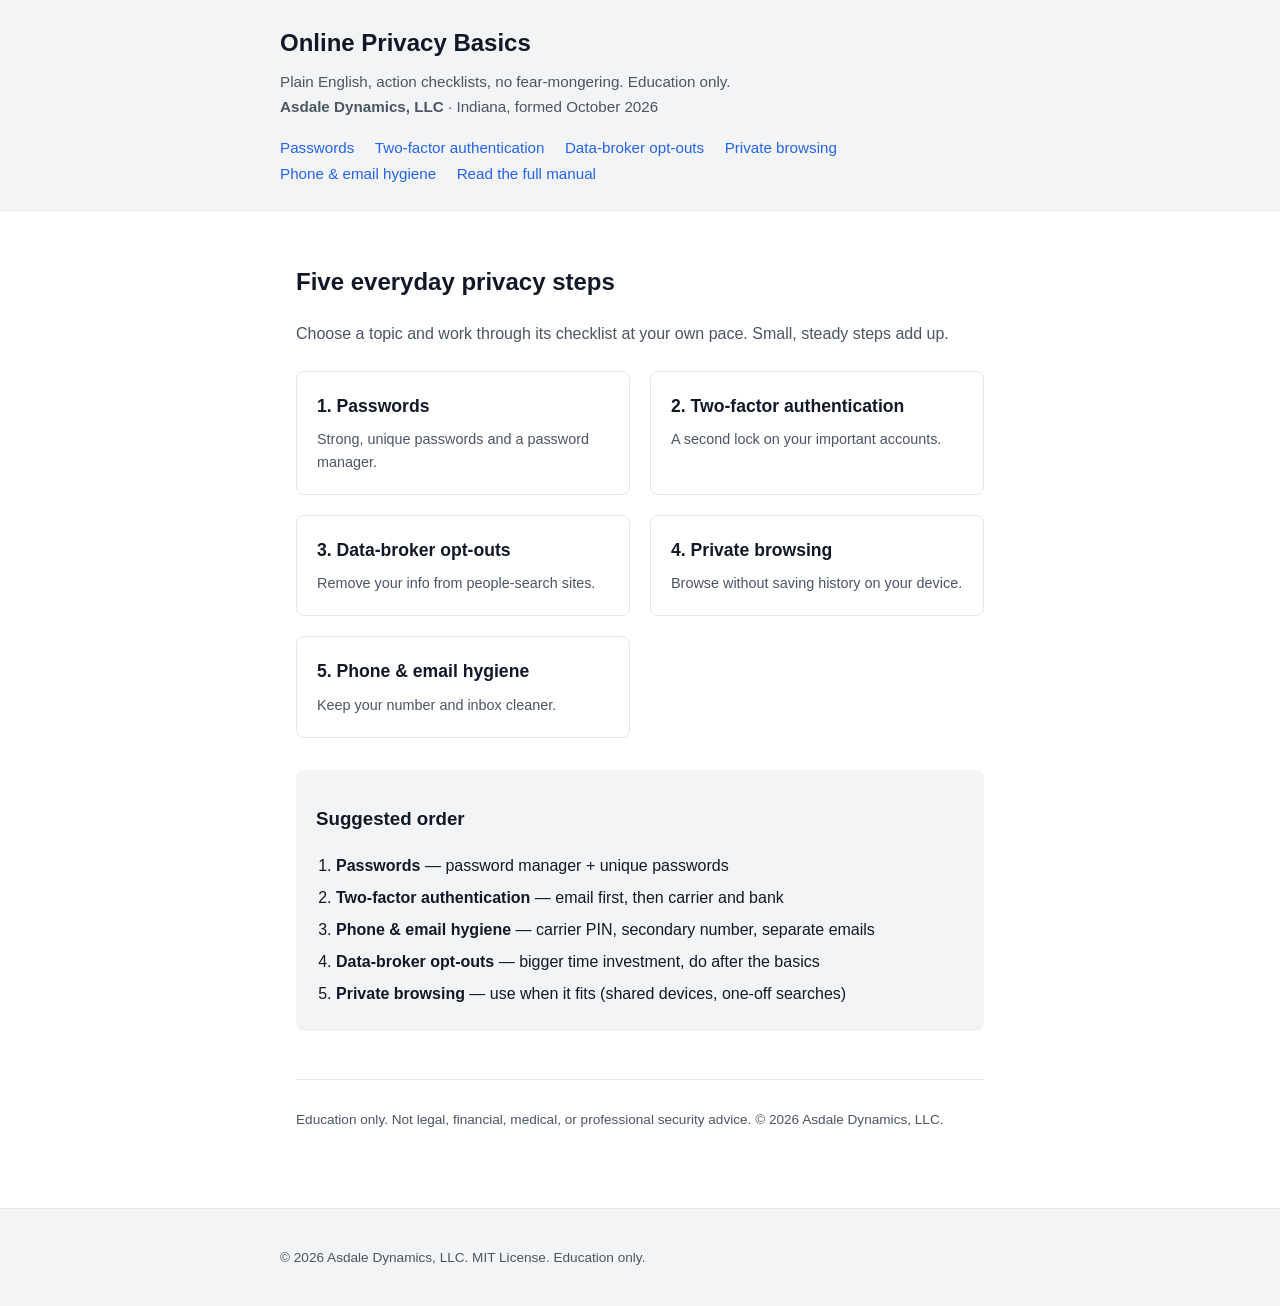
<file: site/index.html>
<!DOCTYPE html>
<html lang="en">
<head>
<meta charset="utf-8">
<meta name="viewport" content="width=device-width, initial-scale=1">
<title>Online Privacy Basics — Asdale Dynamics, LLC</title>
<link rel="stylesheet" href="style.css">
</head>
<body>
<a class="skip-link" href="#content">Skip to content</a>
<header>
  <div class="inner">
    <h1>Online Privacy Basics</h1>
    <p>Plain English, action checklists, no fear-mongering. Education only.</p>
    <p><strong>Asdale Dynamics, LLC</strong> &middot; Indiana, formed October 2026</p>
    <nav>
      <a href="#passwords">Passwords</a>
      <a href="#two-factor">Two-factor authentication</a>
      <a href="#data-brokers">Data-broker opt-outs</a>
      <a href="#private-browsing">Private browsing</a>
      <a href="#phone-email">Phone &amp; email hygiene</a>
      <a href="../docs/privacy-manual.md">Read the full manual</a>
    </nav>
  </div>
</header>
<main>
  <div class="inner" id="content">
    <h2>Five everyday privacy steps</h2>
    <p class="intro">Choose a topic and work through its checklist at your own
    pace. Small, steady steps add up.</p>

    <div class="topic-grid">
      <a class="topic-card" href="passwords.html">
        <h3>1. Passwords</h3>
        <p>Strong, unique passwords and a password manager.</p>
      </a>
      <a class="topic-card" href="two-factor.html">
        <h3>2. Two-factor authentication</h3>
        <p>A second lock on your important accounts.</p>
      </a>
      <a class="topic-card" href="data-brokers.html">
        <h3>3. Data-broker opt-outs</h3>
        <p>Remove your info from people-search sites.</p>
      </a>
      <a class="topic-card" href="private-browsing.html">
        <h3>4. Private browsing</h3>
        <p>Browse without saving history on your device.</p>
      </a>
      <a class="topic-card" href="phone-email.html">
        <h3>5. Phone &amp; email hygiene</h3>
        <p>Keep your number and inbox cleaner.</p>
      </a>
    </div>

    <div class="order">
      <h3>Suggested order</h3>
      <ol>
        <li><strong>Passwords</strong> — password manager + unique passwords</li>
        <li><strong>Two-factor authentication</strong> — email first, then carrier and bank</li>
        <li><strong>Phone &amp; email hygiene</strong> — carrier PIN, secondary number, separate emails</li>
        <li><strong>Data-broker opt-outs</strong> — bigger time investment, do after the basics</li>
        <li><strong>Private browsing</strong> — use when it fits (shared devices, one-off searches)</li>
      </ol>
    </div>

    <div class="disclaimer">
      <p>Education only. Not legal, financial, medical, or professional security
      advice. &copy; 2026 Asdale Dynamics, LLC.</p>
    </div>
  </div>
</main>
<footer>
  <div class="inner">
    <p>&copy; 2026 Asdale Dynamics, LLC. MIT License. Education only.</p>
  </div>
</footer>
</body>
</html>
</file>
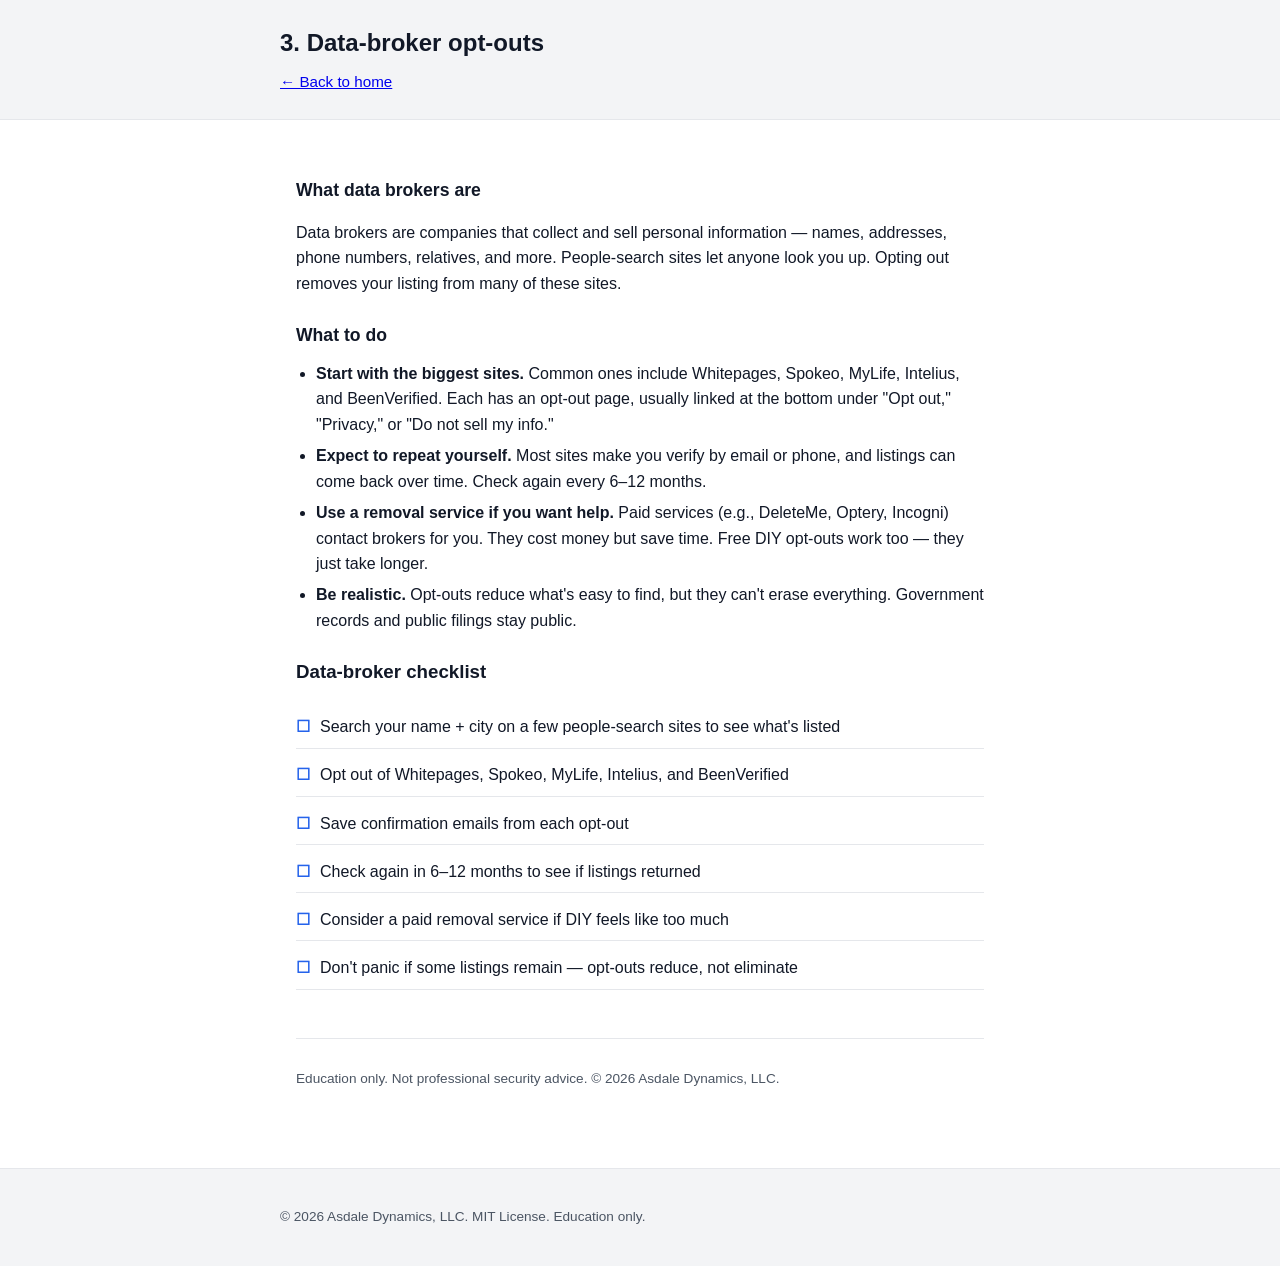
<file: site/data-brokers.html>
<!DOCTYPE html>
<html lang="en">
<head>
<meta charset="utf-8">
<meta name="viewport" content="width=device-width, initial-scale=1">
<title>3. Data-broker opt-outs — Online Privacy Basics</title>
<link rel="stylesheet" href="style.css">
</head>
<body>
<a class="skip-link" href="#content">Skip to content</a>
<header>
  <div class="inner">
    <h1>3. Data-broker opt-outs</h1>
    <p><a href="index.html">&larr; Back to home</a></p>
  </div>
</header>
<main>
  <div class="inner" id="content">
    <div class="why">
      <h3>What data brokers are</h3>
      <p>Data brokers are companies that collect and sell personal information —
      names, addresses, phone numbers, relatives, and more. People-search sites
      let anyone look you up. Opting out removes your listing from many of these
      sites.</p>
    </div>

    <div class="what-to-do">
      <h3>What to do</h3>
      <ul>
        <li><strong>Start with the biggest sites.</strong> Common ones include
        Whitepages, Spokeo, MyLife, Intelius, and BeenVerified. Each has an
        opt-out page, usually linked at the bottom under "Opt out," "Privacy,"
        or "Do not sell my info."</li>
        <li><strong>Expect to repeat yourself.</strong> Most sites make you verify
        by email or phone, and listings can come back over time. Check again every
        6–12 months.</li>
        <li><strong>Use a removal service if you want help.</strong> Paid services
        (e.g., DeleteMe, Optery, Incogni) contact brokers for you. They cost money
        but save time. Free DIY opt-outs work too — they just take longer.</li>
        <li><strong>Be realistic.</strong> Opt-outs reduce what's easy to find, but
        they can't erase everything. Government records and public filings stay public.</li>
      </ul>
    </div>

    <h3>Data-broker checklist</h3>
    <ul class="checklist">
      <li>Search your name + city on a few people-search sites to see what's listed</li>
      <li>Opt out of Whitepages, Spokeo, MyLife, Intelius, and BeenVerified</li>
      <li>Save confirmation emails from each opt-out</li>
      <li>Check again in 6–12 months to see if listings returned</li>
      <li>Consider a paid removal service if DIY feels like too much</li>
      <li>Don't panic if some listings remain — opt-outs reduce, not eliminate</li>
    </ul>

    <div class="disclaimer">
      <p>Education only. Not professional security advice. &copy; 2026 Asdale Dynamics, LLC.</p>
    </div>
  </div>
</main>
<footer>
  <div class="inner">
    <p>&copy; 2026 Asdale Dynamics, LLC. MIT License. Education only.</p>
  </div>
</footer>
</body>
</html>
</file>
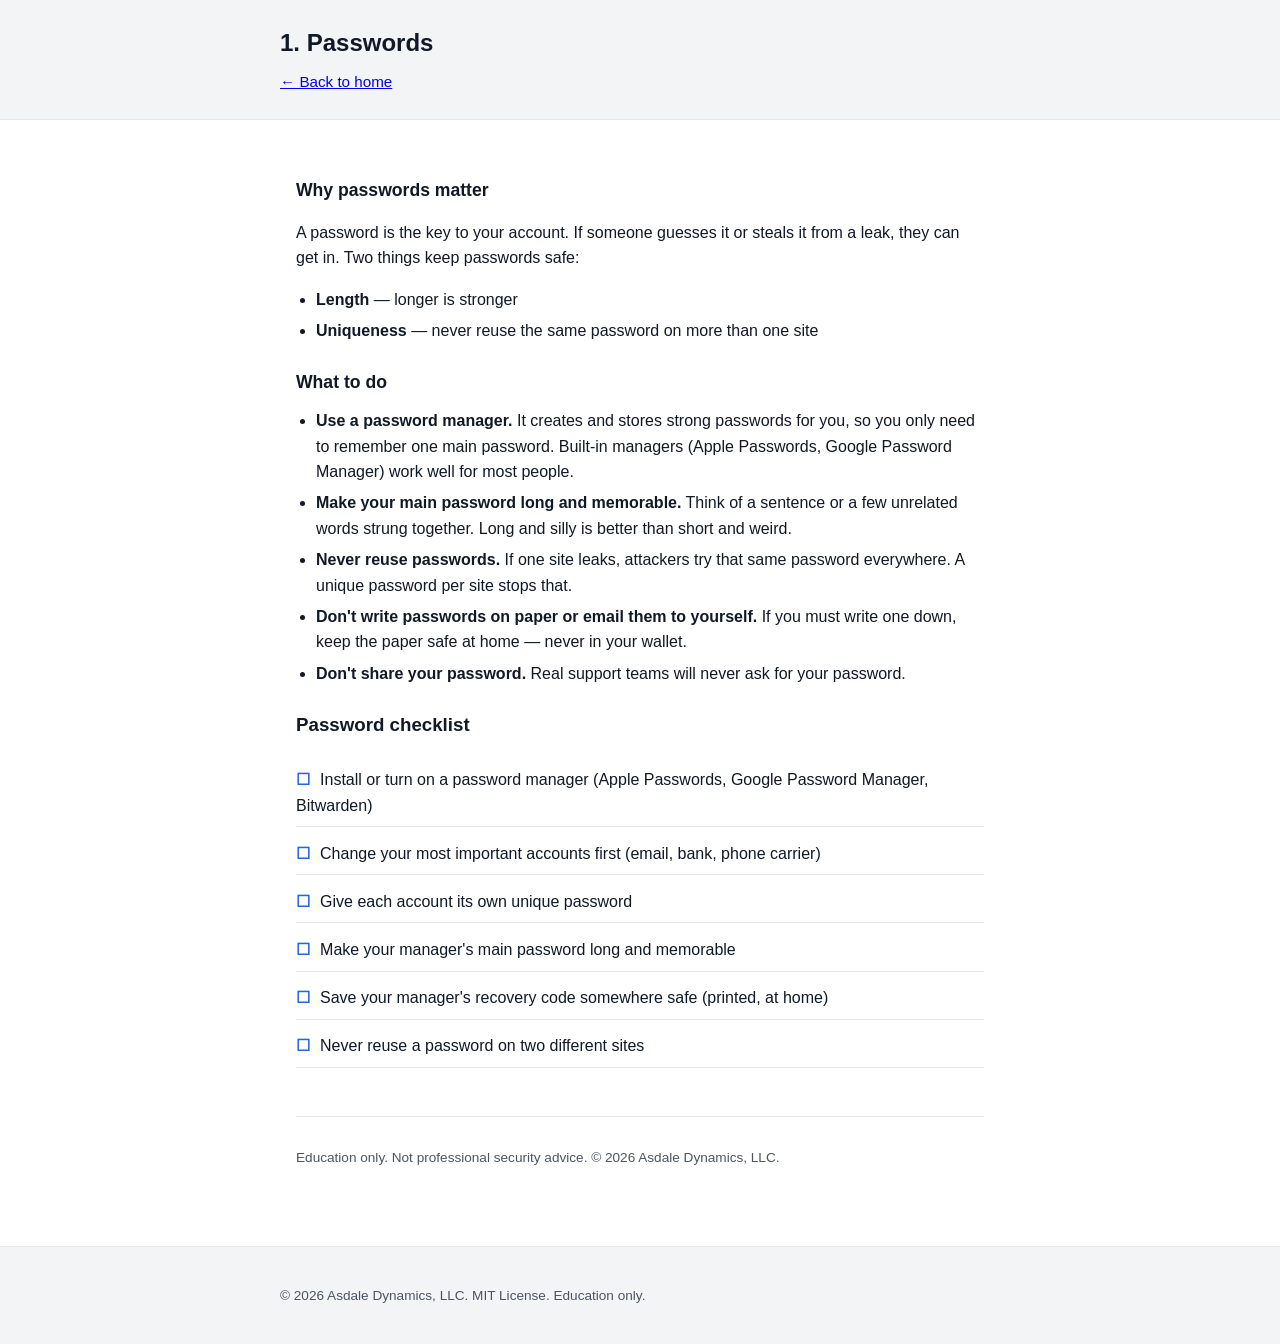
<file: site/passwords.html>
<!DOCTYPE html>
<html lang="en">
<head>
<meta charset="utf-8">
<meta name="viewport" content="width=device-width, initial-scale=1">
<title>1. Passwords — Online Privacy Basics</title>
<link rel="stylesheet" href="style.css">
</head>
<body>
<a class="skip-link" href="#content">Skip to content</a>
<header>
  <div class="inner">
    <h1>1. Passwords</h1>
    <p><a href="index.html">&larr; Back to home</a></p>
  </div>
</header>
<main>
  <div class="inner" id="content">
    <div class="why">
      <h3>Why passwords matter</h3>
      <p>A password is the key to your account. If someone guesses it or steals
      it from a leak, they can get in. Two things keep passwords safe:</p>
      <ul>
        <li><strong>Length</strong> — longer is stronger</li>
        <li><strong>Uniqueness</strong> — never reuse the same password on more than one site</li>
      </ul>
    </div>

    <div class="what-to-do">
      <h3>What to do</h3>
      <ul>
        <li><strong>Use a password manager.</strong> It creates and stores strong
        passwords for you, so you only need to remember one main password.
        Built-in managers (Apple Passwords, Google Password Manager) work well for
        most people.</li>
        <li><strong>Make your main password long and memorable.</strong> Think of
        a sentence or a few unrelated words strung together. Long and silly is
        better than short and weird.</li>
        <li><strong>Never reuse passwords.</strong> If one site leaks, attackers
        try that same password everywhere. A unique password per site stops that.</li>
        <li><strong>Don't write passwords on paper or email them to yourself.</strong>
        If you must write one down, keep the paper safe at home — never in your wallet.</li>
        <li><strong>Don't share your password.</strong> Real support teams will
        never ask for your password.</li>
      </ul>
    </div>

    <h3>Password checklist</h3>
    <ul class="checklist">
      <li>Install or turn on a password manager (Apple Passwords, Google Password Manager, Bitwarden)</li>
      <li>Change your most important accounts first (email, bank, phone carrier)</li>
      <li>Give each account its own unique password</li>
      <li>Make your manager's main password long and memorable</li>
      <li>Save your manager's recovery code somewhere safe (printed, at home)</li>
      <li>Never reuse a password on two different sites</li>
    </ul>

    <div class="disclaimer">
      <p>Education only. Not professional security advice. &copy; 2026 Asdale Dynamics, LLC.</p>
    </div>
  </div>
</main>
<footer>
  <div class="inner">
    <p>&copy; 2026 Asdale Dynamics, LLC. MIT License. Education only.</p>
  </div>
</footer>
</body>
</html>
</file>
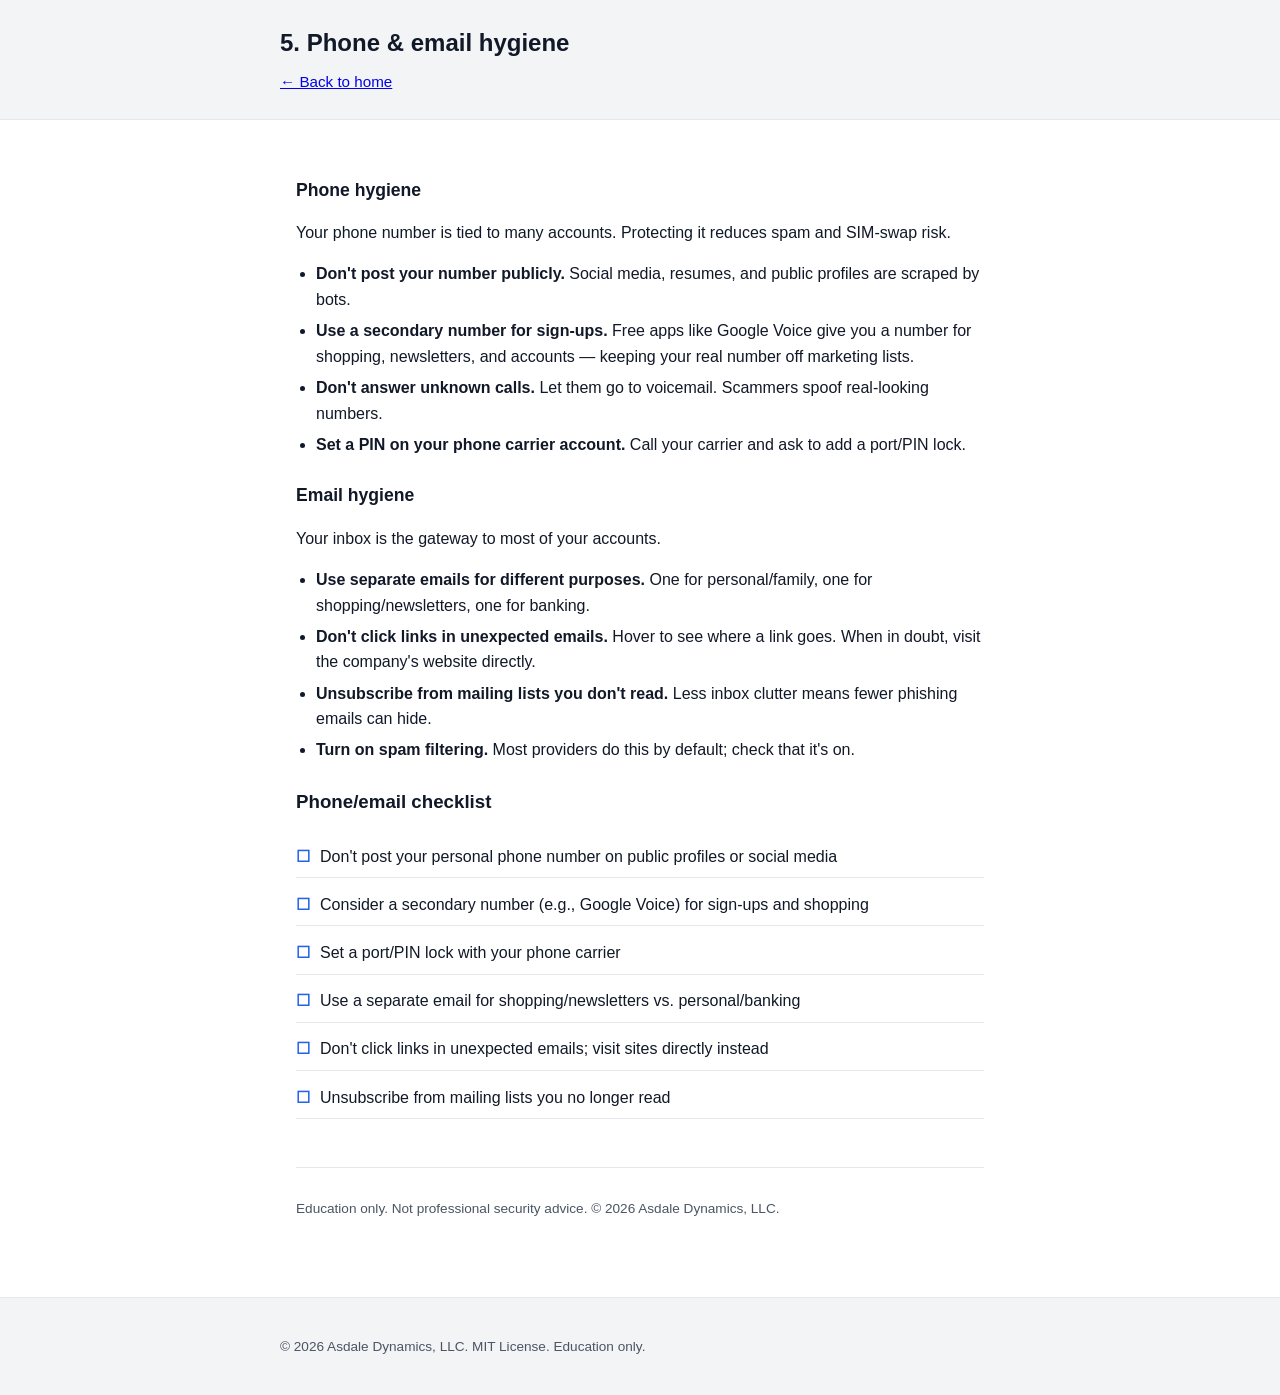
<file: site/phone-email.html>
<!DOCTYPE html>
<html lang="en">
<head>
<meta charset="utf-8">
<meta name="viewport" content="width=device-width, initial-scale=1">
<title>5. Phone &amp; email hygiene — Online Privacy Basics</title>
<link rel="stylesheet" href="style.css">
</head>
<body>
<a class="skip-link" href="#content">Skip to content</a>
<header>
  <div class="inner">
    <h1>5. Phone &amp; email hygiene</h1>
    <p><a href="index.html">&larr; Back to home</a></p>
  </div>
</header>
<main>
  <div class="inner" id="content">
    <div class="why">
      <h3>Phone hygiene</h3>
      <p>Your phone number is tied to many accounts. Protecting it reduces spam
      and SIM-swap risk.</p>
      <ul>
        <li><strong>Don't post your number publicly.</strong> Social media,
        resumes, and public profiles are scraped by bots.</li>
        <li><strong>Use a secondary number for sign-ups.</strong> Free apps like
        Google Voice give you a number for shopping, newsletters, and accounts —
        keeping your real number off marketing lists.</li>
        <li><strong>Don't answer unknown calls.</strong> Let them go to voicemail.
        Scammers spoof real-looking numbers.</li>
        <li><strong>Set a PIN on your phone carrier account.</strong> Call your
        carrier and ask to add a port/PIN lock.</li>
      </ul>
    </div>

    <div class="why">
      <h3>Email hygiene</h3>
      <p>Your inbox is the gateway to most of your accounts.</p>
      <ul>
        <li><strong>Use separate emails for different purposes.</strong> One for
        personal/family, one for shopping/newsletters, one for banking.</li>
        <li><strong>Don't click links in unexpected emails.</strong> Hover to see
        where a link goes. When in doubt, visit the company's website directly.</li>
        <li><strong>Unsubscribe from mailing lists you don't read.</strong> Less
        inbox clutter means fewer phishing emails can hide.</li>
        <li><strong>Turn on spam filtering.</strong> Most providers do this by
        default; check that it's on.</li>
      </ul>
    </div>

    <h3>Phone/email checklist</h3>
    <ul class="checklist">
      <li>Don't post your personal phone number on public profiles or social media</li>
      <li>Consider a secondary number (e.g., Google Voice) for sign-ups and shopping</li>
      <li>Set a port/PIN lock with your phone carrier</li>
      <li>Use a separate email for shopping/newsletters vs. personal/banking</li>
      <li>Don't click links in unexpected emails; visit sites directly instead</li>
      <li>Unsubscribe from mailing lists you no longer read</li>
    </ul>

    <div class="disclaimer">
      <p>Education only. Not professional security advice. &copy; 2026 Asdale Dynamics, LLC.</p>
    </div>
  </div>
</main>
<footer>
  <div class="inner">
    <p>&copy; 2026 Asdale Dynamics, LLC. MIT License. Education only.</p>
  </div>
</footer>
</body>
</html>
</file>
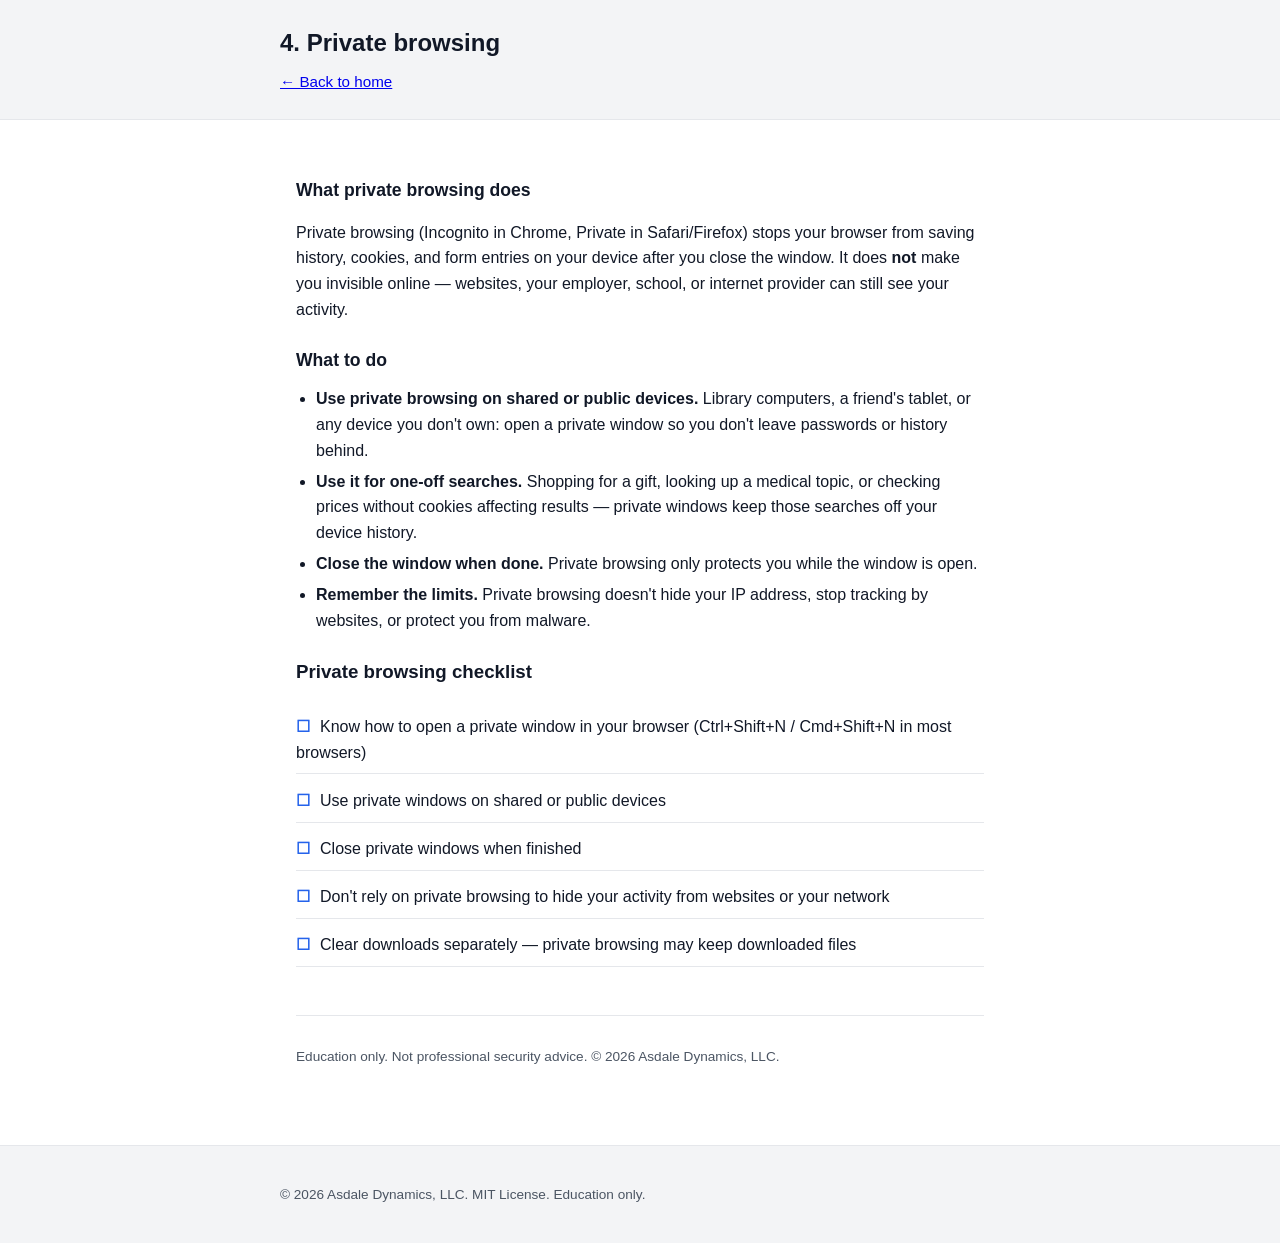
<file: site/private-browsing.html>
<!DOCTYPE html>
<html lang="en">
<head>
<meta charset="utf-8">
<meta name="viewport" content="width=device-width, initial-scale=1">
<title>4. Private browsing — Online Privacy Basics</title>
<link rel="stylesheet" href="style.css">
</head>
<body>
<a class="skip-link" href="#content">Skip to content</a>
<header>
  <div class="inner">
    <h1>4. Private browsing</h1>
    <p><a href="index.html">&larr; Back to home</a></p>
  </div>
</header>
<main>
  <div class="inner" id="content">
    <div class="why">
      <h3>What private browsing does</h3>
      <p>Private browsing (Incognito in Chrome, Private in Safari/Firefox) stops
      your browser from saving history, cookies, and form entries on your device
      after you close the window. It does <strong>not</strong> make you invisible
      online — websites, your employer, school, or internet provider can still
      see your activity.</p>
    </div>

    <div class="what-to-do">
      <h3>What to do</h3>
      <ul>
        <li><strong>Use private browsing on shared or public devices.</strong>
        Library computers, a friend's tablet, or any device you don't own: open
        a private window so you don't leave passwords or history behind.</li>
        <li><strong>Use it for one-off searches.</strong> Shopping for a gift,
        looking up a medical topic, or checking prices without cookies affecting
        results — private windows keep those searches off your device history.</li>
        <li><strong>Close the window when done.</strong> Private browsing only
        protects you while the window is open.</li>
        <li><strong>Remember the limits.</strong> Private browsing doesn't hide
        your IP address, stop tracking by websites, or protect you from malware.</li>
      </ul>
    </div>

    <h3>Private browsing checklist</h3>
    <ul class="checklist">
      <li>Know how to open a private window in your browser (Ctrl+Shift+N / Cmd+Shift+N in most browsers)</li>
      <li>Use private windows on shared or public devices</li>
      <li>Close private windows when finished</li>
      <li>Don't rely on private browsing to hide your activity from websites or your network</li>
      <li>Clear downloads separately — private browsing may keep downloaded files</li>
    </ul>

    <div class="disclaimer">
      <p>Education only. Not professional security advice. &copy; 2026 Asdale Dynamics, LLC.</p>
    </div>
  </div>
</main>
<footer>
  <div class="inner">
    <p>&copy; 2026 Asdale Dynamics, LLC. MIT License. Education only.</p>
  </div>
</footer>
</body>
</html>
</file>
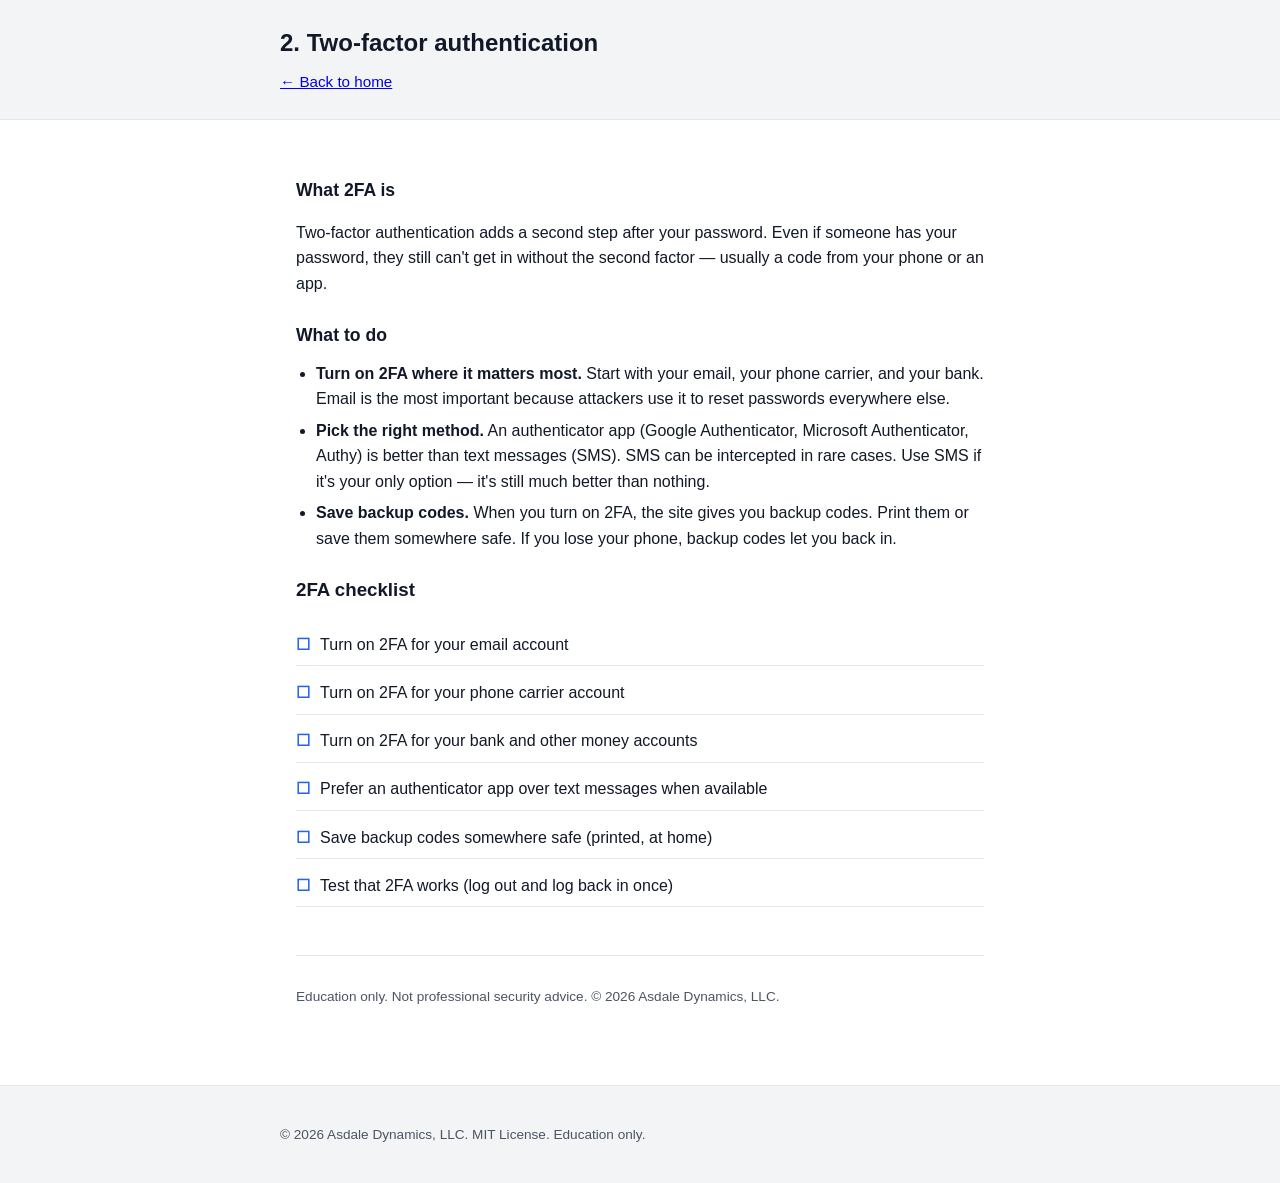
<file: site/two-factor.html>
<!DOCTYPE html>
<html lang="en">
<head>
<meta charset="utf-8">
<meta name="viewport" content="width=device-width, initial-scale=1">
<title>2. Two-factor authentication — Online Privacy Basics</title>
<link rel="stylesheet" href="style.css">
</head>
<body>
<a class="skip-link" href="#content">Skip to content</a>
<header>
  <div class="inner">
    <h1>2. Two-factor authentication</h1>
    <p><a href="index.html">&larr; Back to home</a></p>
  </div>
</header>
<main>
  <div class="inner" id="content">
    <div class="why">
      <h3>What 2FA is</h3>
      <p>Two-factor authentication adds a second step after your password. Even if
      someone has your password, they still can't get in without the second factor
      — usually a code from your phone or an app.</p>
    </div>

    <div class="what-to-do">
      <h3>What to do</h3>
      <ul>
        <li><strong>Turn on 2FA where it matters most.</strong> Start with your
        email, your phone carrier, and your bank. Email is the most important
        because attackers use it to reset passwords everywhere else.</li>
        <li><strong>Pick the right method.</strong> An authenticator app (Google
        Authenticator, Microsoft Authenticator, Authy) is better than text
        messages (SMS). SMS can be intercepted in rare cases. Use SMS if it's
        your only option — it's still much better than nothing.</li>
        <li><strong>Save backup codes.</strong> When you turn on 2FA, the site
        gives you backup codes. Print them or save them somewhere safe. If you
        lose your phone, backup codes let you back in.</li>
      </ul>
    </div>

    <h3>2FA checklist</h3>
    <ul class="checklist">
      <li>Turn on 2FA for your email account</li>
      <li>Turn on 2FA for your phone carrier account</li>
      <li>Turn on 2FA for your bank and other money accounts</li>
      <li>Prefer an authenticator app over text messages when available</li>
      <li>Save backup codes somewhere safe (printed, at home)</li>
      <li>Test that 2FA works (log out and log back in once)</li>
    </ul>

    <div class="disclaimer">
      <p>Education only. Not professional security advice. &copy; 2026 Asdale Dynamics, LLC.</p>
    </div>
  </div>
</main>
<footer>
  <div class="inner">
    <p>&copy; 2026 Asdale Dynamics, LLC. MIT License. Education only.</p>
  </div>
</footer>
</body>
</html>
</file>
<file: site/style.css>
/* Online Privacy Basics — static site styles
   Asdale Dynamics, LLC — Education only */

:root {
  --ink: #111827;
  --muted: #4b5563;
  --soft: #f3f4f6;
  --line: #e5e7eb;
  --accent: #2563eb;
  --accent-hover: #1d4ed8;
  --bg: #ffffff;
  --max-width: 720px;
}

* { box-sizing: border-box; }

html { scroll-behavior: smooth; }

body {
  margin: 0;
  font-family: -apple-system, BlinkMacSystemFont, "Segoe UI", Roboto, Helvetica, Arial, sans-serif;
  color: var(--ink);
  background: var(--bg);
  line-height: 1.6;
}

.skip-link {
  position: absolute;
  left: -9999px;
  top: auto;
  width: 1px;
  height: 1px;
  overflow: hidden;
}

.skip-link:focus {
  position: fixed;
  left: 1rem;
  top: 1rem;
  width: auto;
  height: auto;
  padding: 0.5rem 1rem;
  background: var(--ink);
  color: #fff;
  text-decoration: none;
  z-index: 100;
  border-radius: 4px;
}

header {
  background: var(--soft);
  border-bottom: 1px solid var(--line);
  padding: 1.5rem 1rem;
}

header .inner {
  max-width: var(--max-width);
  margin: 0 auto;
}

header h1 {
  margin: 0 0 0.5rem 0;
  font-size: 1.5rem;
}

header p {
  margin: 0;
  color: var(--muted);
  font-size: 0.95rem;
}

nav {
  margin-top: 1rem;
}

nav a {
  display: inline-block;
  margin-right: 1rem;
  color: var(--accent);
  text-decoration: none;
  font-weight: 500;
  font-size: 0.95rem;
}

nav a:hover { text-decoration: underline; }
nav a:focus { outline: 2px solid var(--accent); outline-offset: 2px; }

main {
  max-width: var(--max-width);
  margin: 0 auto;
  padding: 2rem 1rem 4rem 1rem;
}

section h2 {
  font-size: 1.75rem;
  margin-top: 0;
  margin-bottom: 1rem;
}

.intro { color: var(--muted); font-size: 1rem; }

.topic-grid {
  display: grid;
  grid-template-columns: repeat(auto-fit, minmax(260px, 1fr));
  gap: 1.25rem;
  margin-top: 1.5rem;
}

.topic-card {
  border: 1px solid var(--line);
  border-radius: 8px;
  padding: 1.25rem;
  background: var(--bg);
  text-decoration: none;
  color: var(--ink);
  display: block;
}

.topic-card:hover { border-color: var(--accent); }
.topic-card:focus { outline: 2px solid var(--accent); outline-offset: 2px; }

.topic-card h3 {
  margin: 0 0 0.5rem 0;
  font-size: 1.1rem;
}

.topic-card p {
  margin: 0;
  font-size: 0.9rem;
  color: var(--muted);
}

.checklist {
  list-style: none;
  padding-left: 0;
  margin: 1rem 0;
}

.checklist li {
  padding: 0.5rem 0;
  border-bottom: 1px solid var(--line);
}

.checklist li::before {
  content: "☐ ";
  color: var(--accent);
  font-weight: bold;
  margin-right: 0.35rem;
}

.why, .what-to-do {
  margin: 1.5rem 0;
}

.why h3, .what-to-do h3 {
  font-size: 1.1rem;
  margin-bottom: 0.5rem;
}

ul { padding-left: 1.25rem; margin: 0.75rem 0; }
li { margin-bottom: 0.35rem; }

.order { background: var(--soft); border-radius: 8px; padding: 1rem 1.25rem; margin-top: 2rem; }
.order ol { padding-left: 1.25rem; margin: 0.5rem 0; }
.order li { margin-bottom: 0.4rem; }

.disclaimer {
  margin-top: 3rem;
  padding-top: 1rem;
  border-top: 1px solid var(--line);
  font-size: 0.85rem;
  color: var(--muted);
}

footer {
  border-top: 1px solid var(--line);
  padding: 1.5rem 1rem;
  background: var(--soft);
  font-size: 0.85rem;
  color: var(--muted);
}
footer .inner { max-width: var(--max-width); margin: 0 auto; }

@media (max-width: 480px) {
  header h1 { font-size: 1.25rem; }
  section h2 { font-size: 1.4rem; }
  nav a { display: block; margin: 0.35rem 0; }
}
</file>
